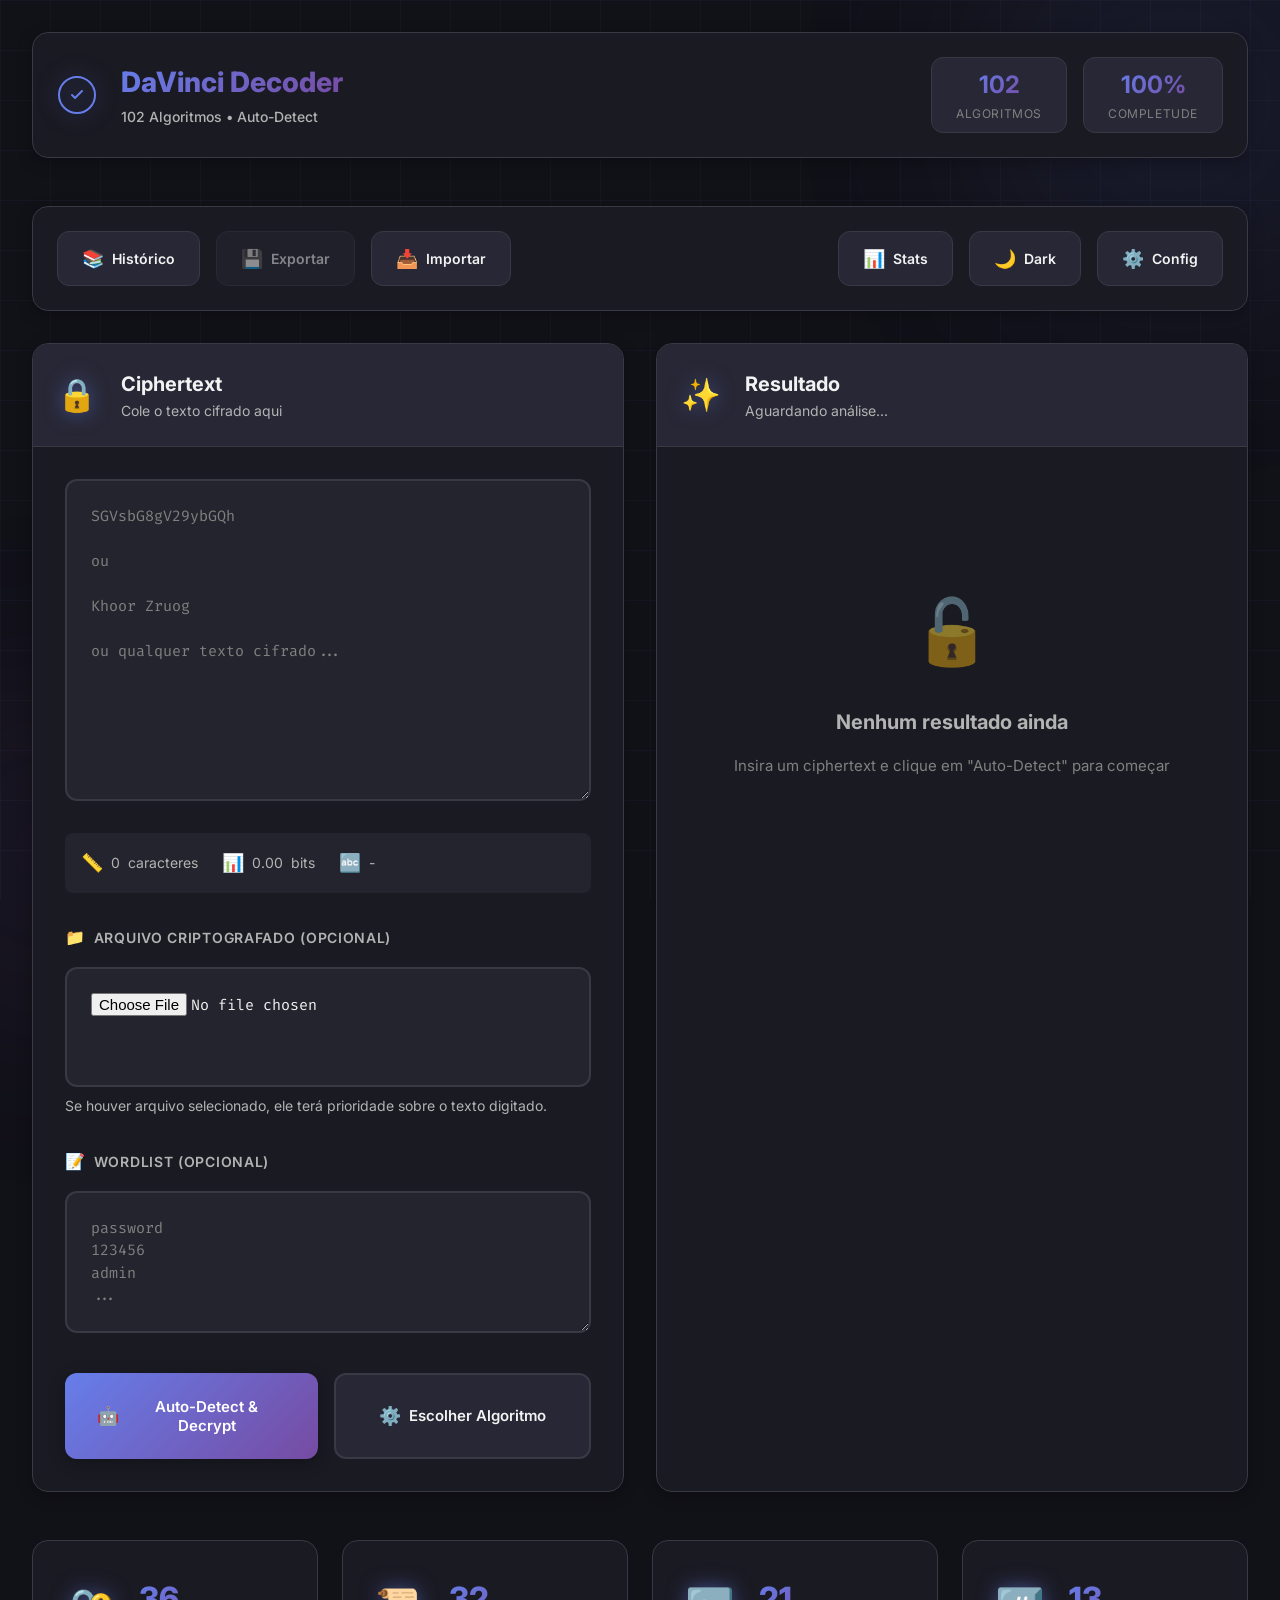
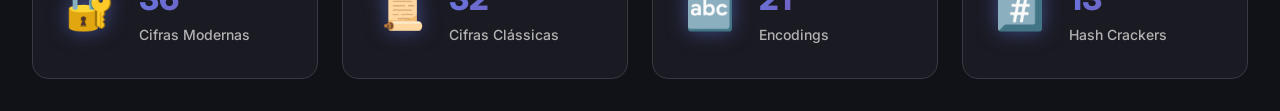
<file: frontend/index.html>
<!DOCTYPE html>
<html lang="pt-BR">

<head>
    <meta charset="UTF-8">
    <meta name="viewport" content="width=device-width, initial-scale=1.0">
    <meta name="description" content="DaVinci Decoder - Sistema Universal de Quebra de Cifras com 102 Algoritmos">
    <title>DaVinci Decoder | 102 Algoritmos de Criptografia</title>

    <!-- Google Fonts -->
    <link rel="preconnect" href="https://fonts.googleapis.com">
    <link rel="preconnect" href="https://fonts.gstatic.com" crossorigin>
    <link
        href="https://fonts.googleapis.com/css2?family=Inter:wght@300;400;500;600;700;800&family=Fira+Code:wght@400;500;600&display=swap"
        rel="stylesheet">

    <!-- Styles -->
    <link rel="stylesheet" href="css/styles.css">
    <link rel="stylesheet" href="css/enhancements.css">
    <link rel="stylesheet" href="css/advanced.css">
</head>

<body>
    <!-- Background Elements -->
    <div class="bg-grid"></div>
    <div class="bg-gradient-1"></div>
    <div class="bg-gradient-2"></div>

    <!-- Main Container -->
    <div class="container">

        <!-- Header -->
        <header class="header">
            <div class="logo">
                <svg width="40" height="40" viewBox="0 0 40 40" fill="none">
                    <circle cx="20" cy="20" r="18" stroke="url(#logoGradient)" stroke-width="2" />
                    <path d="M15 20L18 23L25 16" stroke="url(#logoGradient)" stroke-width="2" stroke-linecap="round"
                        stroke-linejoin="round" />
                    <defs>
                        <linearGradient id="logoGradient" x1="0" y1="0" x2="40" y2="40">
                            <stop offset="0%" stop-color="#667eea" />
                            <stop offset="100%" stop-color="#764ba2" />
                        </linearGradient>
                    </defs>
                </svg>
                <div class="logo-text">
                    <h1>DaVinci Decoder</h1>
                    <span class="subtitle">102 Algoritmos • Auto-Detect</span>
                </div>
            </div>

            <div class="header-stats">
                <div class="stat-pill">
                    <span class="stat-value" id="totalAlgorithms">102</span>
                    <span class="stat-label">Algoritmos</span>
                </div>
                <div class="stat-pill">
                    <span class="stat-value">100%</span>
                    <span class="stat-label">Completude</span>
                </div>
            </div>
        </header>

        <!-- Action Bar -->
        <div class="action-bar">
            <div class="action-group">
                <button class="action-btn" id="btnHistory" title="Ver Histórico">
                    <span>📚</span>
                    <span>Histórico</span>
                </button>
                <button class="action-btn" id="btnExport" title="Exportar Resultados" disabled>
                    <span>💾</span>
                    <span>Exportar</span>
                </button>
                <button class="action-btn" id="btnImport" title="Importar JSON">
                    <span>📥</span>
                    <span>Importar</span>
                </button>
            </div>
            <div class="action-group">
                <button class="action-btn" id="btnStats" title="Ver Estatísticas">
                    <span>📊</span>
                    <span>Stats</span>
                </button>
                <button class="action-btn" id="btnThemeToggle" title="Alternar Tema">
                    <span id="themeIcon">🌙</span>
                    <span id="themeText">Dark</span>
                </button>
                <button class="action-btn" id="btnConfig" title="Configurações">
                    <span>⚙️</span>
                    <span>Config</span>
                </button>
            </div>
        </div>

        <!-- Main Grid -->
        <div class="main-grid">

            <!-- Left Panel - Input -->
            <div class="panel panel-input">
                <div class="panel-header">
                    <div class="panel-icon">🔒</div>
                    <div>
                        <h2>Ciphertext</h2>
                        <p>Cole o texto cifrado aqui</p>
                    </div>
                </div>

                <div class="panel-content">
                    <textarea id="ciphertext" class="input-field"
                        placeholder="SGVsbG8gV29ybGQh&#10;&#10;ou&#10;&#10;Khoor Zruog&#10;&#10;ou qualquer texto cifrado..."
                        rows="12"></textarea>

                    <div class="input-stats" id="inputStats">
                        <div class="stat-item">
                            <span class="stat-icon">📏</span>
                            <span id="charCount">0</span> caracteres
                        </div>
                        <div class="stat-item">
                            <span class="stat-icon">📊</span>
                            <span id="entropy">0.00</span> bits
                        </div>
                        <div class="stat-item">
                            <span class="stat-icon">🔤</span>
                            <span id="charset">-</span>
                        </div>
                    </div>

                    <div class="wordlist-section">
                        <label class="label" for="cipherFile">
                            <span class="label-icon">📁</span>
                            Arquivo criptografado (opcional)
                        </label>
                        <input id="cipherFile" class="input-field-small" type="file"
                            accept=".txt,.log,.csv,.json,.xml,.enc,.cipher,.b64,.hex,.dat,.pem,.asc,text/plain">
                        <p id="fileStatus" style="margin-top: 0.5rem; color: var(--text-secondary); font-size: 0.875rem;">
                            Se houver arquivo selecionado, ele terá prioridade sobre o texto digitado.
                        </p>
                    </div>

                    <div class="wordlist-section">
                        <label class="label">
                            <span class="label-icon">📝</span>
                            Wordlist (opcional)
                        </label>
                        <textarea id="wordlist" class="input-field-small"
                            placeholder="password&#10;123456&#10;admin&#10;..." rows="4"></textarea>
                    </div>

                    <div class="button-group">
                        <button class="btn btn-primary" id="btnAutoDetect">
                            <span class="btn-icon">🤖</span>
                            Auto-Detect & Decrypt
                        </button>
                        <button class="btn btn-secondary" id="btnManual">
                            <span class="btn-icon">⚙️</span>
                            Escolher Algoritmo
                        </button>
                    </div>
                </div>
            </div>

            <!-- Right Panel - Output -->
            <div class="panel panel-output">
                <div class="panel-header">
                    <div class="panel-icon">✨</div>
                    <div>
                        <h2>Resultado</h2>
                        <p id="resultStatus">Aguardando análise...</p>
                    </div>
                </div>

                <div class="panel-content">
                    <div id="resultContainer" class="result-empty">
                        <div class="empty-state">
                            <div class="empty-icon">🔓</div>
                            <h3>Nenhum resultado ainda</h3>
                            <p>Insira um ciphertext e clique em "Auto-Detect" para começar</p>
                        </div>
                    </div>
                </div>
            </div>

        </div>

        <!-- Bottom Stats -->
        <div class="algorithm-categories">
            <div class="category-card">
                <div class="category-icon">🔐</div>
                <div class="category-info">
                    <div class="category-number">36</div>
                    <div class="category-label">Cifras Modernas</div>
                </div>
            </div>

            <div class="category-card">
                <div class="category-icon">📜</div>
                <div class="category-info">
                    <div class="category-number">32</div>
                    <div class="category-label">Cifras Clássicas</div>
                </div>
            </div>

            <div class="category-card">
                <div class="category-icon">🔤</div>
                <div class="category-info">
                    <div class="category-number">21</div>
                    <div class="category-label">Encodings</div>
                </div>
            </div>

            <div class="category-card">
                <div class="category-icon">#️⃣</div>
                <div class="category-info">
                    <div class="category-number">13</div>
                    <div class="category-label">Hash Crackers</div>
                </div>
            </div>
        </div>

    </div>

    <!-- Algorithm Selector Modal -->
    <div class="modal" id="algorithmModal">
        <div class="modal-overlay" id="modalOverlay"></div>
        <div class="modal-content">
            <div class="modal-header">
                <h2>Selecione o Algoritmo</h2>
                <button class="modal-close" id="modalClose">&times;</button>
            </div>
            <div class="modal-body">
                <input type="text" class="search-input" id="algorithmSearch" placeholder="🔍 Buscar algoritmo...">
                <div class="algorithm-list" id="algorithmList">
                    <!-- Populated by JS -->
                </div>
            </div>
        </div>
    </div>

    <!-- Loading Overlay -->
    <div class="loading-overlay" id="loadingOverlay">
        <div class="loading-spinner">
            <div class="spinner"></div>
            <p id="loadingText">Processando...</p>
        </div>
    </div>

    <!-- History Modal -->
    <div class="modal" id="historyModal">
        <div class="modal-overlay" id="historyOverlay"></div>
        <div class="modal-content">
            <div class="modal-header">
                <h2>📚 Histórico de Decifrações</h2>
                <button class="modal-close" id="historyClose">&times;</button>
            </div>
            <div class="modal-body">
                <div id="historyList" class="history-list">
                    <div class="empty-state">
                        <div class="empty-icon">📂</div>
                        <h3>Nenhum histórico ainda</h3>
                        <p>Suas decifrações aparecerão aqui</p>
                    </div>
                </div>
            </div>
        </div>
    </div>

    <!-- Config Modal -->
    <div class="modal" id="configModal">
        <div class="modal-overlay" id="configOverlay"></div>
        <div class="modal-content">
            <div class="modal-header">
                <h2>⚙️ Configurações</h2>
                <button class="modal-close" id="configClose">&times;</button>
            </div>
            <div class="modal-body">
                <div class="config-section">
                    <label class="label">
                        <span class="label-icon">🌐</span>
                        URL da API
                    </label>
                    <input type="text" id="configApiUrl" class="input-field-small" value="http://localhost:5000/api"
                        placeholder="http://localhost:5000/api" style="min-height: 40px;">
                    <p class="config-hint">Altere se a API estiver em outra porta ou servidor</p>

                    <button class="btn btn-primary" id="btnSaveConfig" style="margin-top: 1rem;">
                        <span class="btn-icon">💾</span>
                        Salvar Configurações
                    </button>
                </div>
            </div>
        </div>
    </div>

    <!-- Statistics Modal -->
    <div class="modal" id="statsModal">
        <div class="modal-overlay" id="statsOverlay"></div>
        <div class="modal-content">
            <div class="modal-header">
                <h2>📊 Estatísticas de Uso</h2>
                <button class="modal-close" id="statsClose">&times;</button>
            </div>
            <div class="modal-body">
                <div id="statsContent" class="stats-panel">
                    <!-- Populated by JS -->
                </div>
            </div>
        </div>
    </div>

    <!-- Scripts -->
    <script src="js/app.js"></script>
    <script src="js/features.js"></script>
    <script src="js/advanced-features.js"></script>
</body>

</html>
</file>
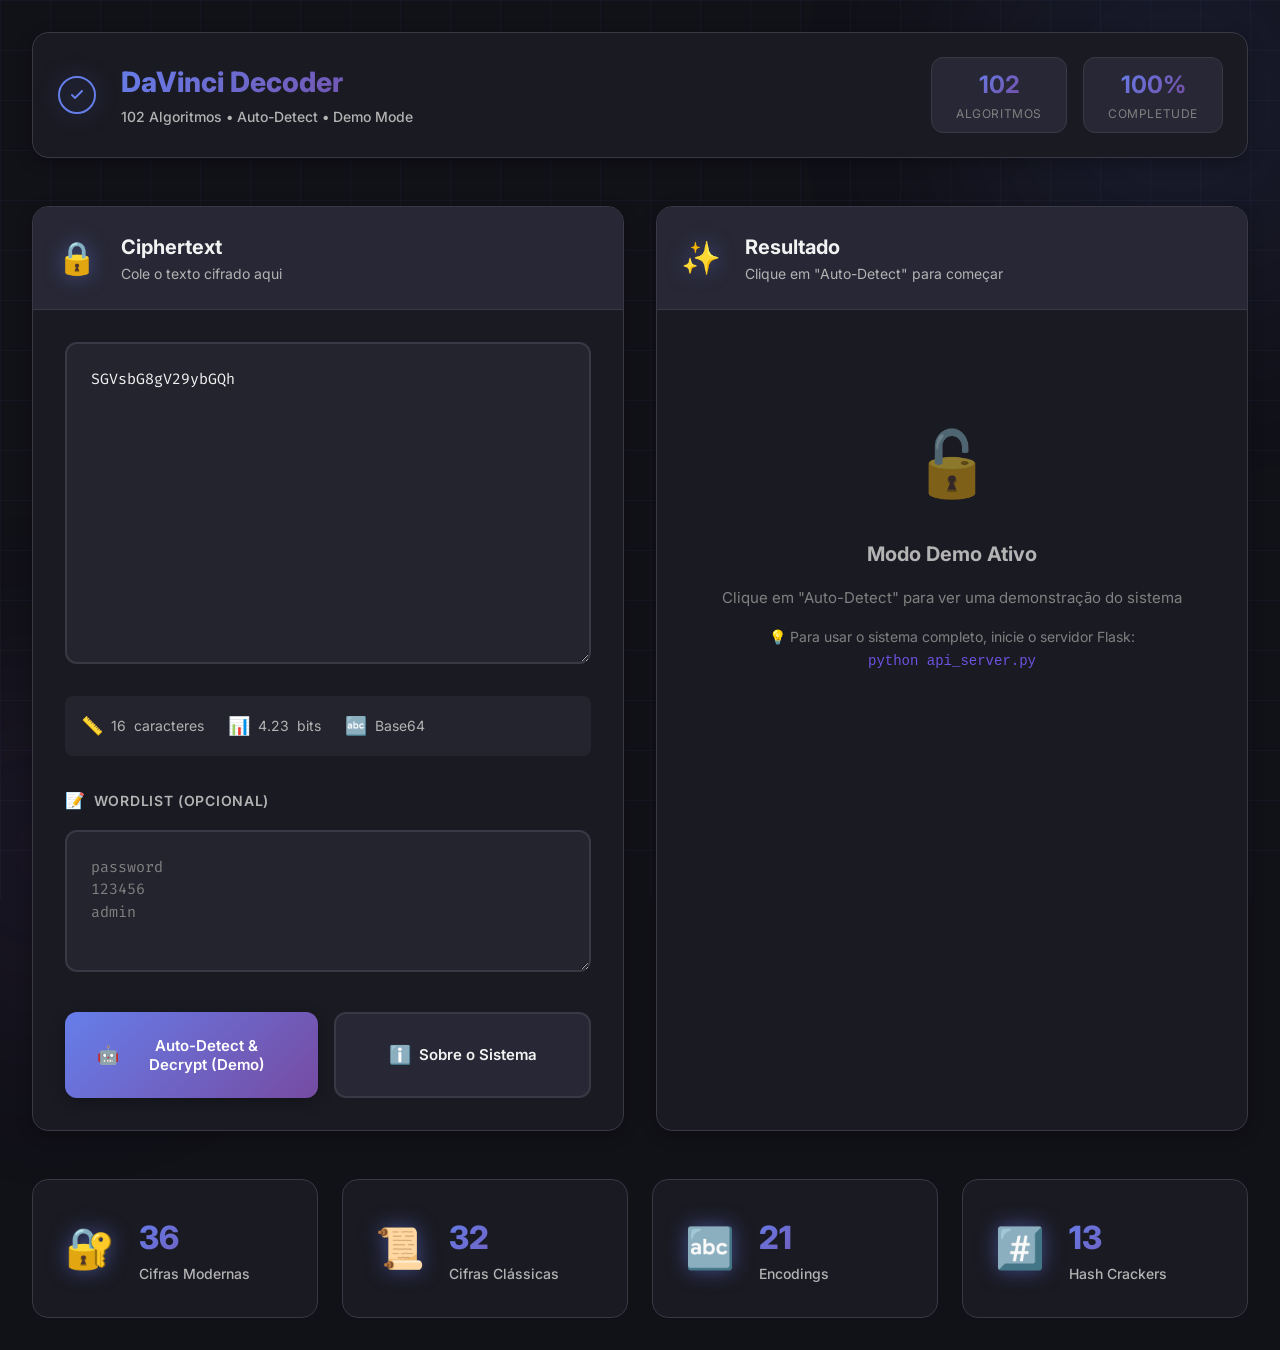
<file: frontend/demo.html>
<!DOCTYPE html>
<html lang="pt-BR">

<head>
    <meta charset="UTF-8">
    <meta name="viewport" content="width=device-width, initial-scale=1.0">
    <title>DaVinci Decoder - Demo</title>
    <link rel="preconnect" href="https://fonts.googleapis.com">
    <link rel="preconnect" href="https://fonts.gstatic.com" crossorigin>
    <link
        href="https://fonts.googleapis.com/css2?family=Inter:wght@300;400;500;600;700;800&family=Fira+Code:wght@400;500;600&display=swap"
        rel="stylesheet">
    <link rel="stylesheet" href="css/styles.css">
</head>

<body>
    <div class="bg-grid"></div>
    <div class="bg-gradient-1"></div>
    <div class="bg-gradient-2"></div>

    <div class="container">
        <header class="header">
            <div class="logo">
                <svg width="40" height="40" viewBox="0 0 40 40" fill="none">
                    <circle cx="20" cy="20" r="18" stroke="url(#logoGradient)" stroke-width="2" />
                    <path d="M15 20L18 23L25 16" stroke="url(#logoGradient)" stroke-width="2" stroke-linecap="round"
                        stroke-linejoin="round" />
                    <defs>
                        <linearGradient id="logoGradient" x1="0" y1="0" x2="40" y2="40">
                            <stop offset="0%" stop-color="#667eea" />
                            <stop offset="100%" stop-color="#764ba2" />
                        </linearGradient>
                    </defs>
                </svg>
                <div class="logo-text">
                    <h1>DaVinci Decoder</h1>
                    <span class="subtitle">102 Algoritmos • Auto-Detect • Demo Mode</span>
                </div>
            </div>

            <div class="header-stats">
                <div class="stat-pill">
                    <span class="stat-value">102</span>
                    <span class="stat-label">Algoritmos</span>
                </div>
                <div class="stat-pill">
                    <span class="stat-value">100%</span>
                    <span class="stat-label">Completude</span>
                </div>
            </div>
        </header>

        <div class="main-grid">
            <div class="panel panel-input">
                <div class="panel-header">
                    <div class="panel-icon">🔒</div>
                    <div>
                        <h2>Ciphertext</h2>
                        <p>Cole o texto cifrado aqui</p>
                    </div>
                </div>

                <div class="panel-content">
                    <textarea id="ciphertext" class="input-field"
                        placeholder="SGVsbG8gV29ybGQh&#10;&#10;ou&#10;&#10;Khoor Zruog"
                        rows="12">SGVsbG8gV29ybGQh</textarea>

                    <div class="input-stats">
                        <div class="stat-item">
                            <span class="stat-icon">📏</span>
                            <span id="charCount">16</span> caracteres
                        </div>
                        <div class="stat-item">
                            <span class="stat-icon">📊</span>
                            <span id="entropy">4.23</span> bits
                        </div>
                        <div class="stat-item">
                            <span class="stat-icon">🔤</span>
                            <span id="charset">Base64</span>
                        </div>
                    </div>

                    <div class="wordlist-section">
                        <label class="label">
                            <span class="label-icon">📝</span>
                            Wordlist (opcional)
                        </label>
                        <textarea id="wordlist" class="input-field-small" placeholder="password&#10;123456&#10;admin"
                            rows="4"></textarea>
                    </div>

                    <div class="button-group">
                        <button class="btn btn-primary" onclick="runDemo()">
                            <span class="btn-icon">🤖</span>
                            Auto-Detect & Decrypt (Demo)
                        </button>
                        <button class="btn btn-secondary" onclick="showInfo()">
                            <span class="btn-icon">ℹ️</span>
                            Sobre o Sistema
                        </button>
                    </div>
                </div>
            </div>

            <div class="panel panel-output">
                <div class="panel-header">
                    <div class="panel-icon">✨</div>
                    <div>
                        <h2>Resultado</h2>
                        <p id="resultStatus">Clique em "Auto-Detect" para começar</p>
                    </div>
                </div>

                <div class="panel-content">
                    <div id="resultContainer" class="result-empty">
                        <div class="empty-state">
                            <div class="empty-icon">🔓</div>
                            <h3>Modo Demo Ativo</h3>
                            <p>Clique em "Auto-Detect" para ver uma demonstração do sistema</p>
                            <p style="margin-top: 1rem; font-size: 0.875rem;">💡 Para usar o sistema completo, inicie o
                                servidor Flask:<br><code style="color: var(--primary);">python api_server.py</code></p>
                        </div>
                    </div>
                </div>
            </div>
        </div>

        <div class="algorithm-categories">
            <div class="category-card">
                <div class="category-icon">🔐</div>
                <div class="category-info">
                    <div class="category-number">36</div>
                    <div class="category-label">Cifras Modernas</div>
                </div>
            </div>

            <div class="category-card">
                <div class="category-icon">📜</div>
                <div class="category-info">
                    <div class="category-number">32</div>
                    <div class="category-label">Cifras Clássicas</div>
                </div>
            </div>

            <div class="category-card">
                <div class="category-icon">🔤</div>
                <div class="category-info">
                    <div class="category-number">21</div>
                    <div class="category-label">Encodings</div>
                </div>
            </div>

            <div class="category-card">
                <div class="category-icon">#️⃣</div>
                <div class="category-info">
                    <div class="category-number">13</div>
                    <div class="category-label">Hash Crackers</div>
                </div>
            </div>
        </div>
    </div>

    <script>
        // Demo Mode JavaScript
        function runDemo() {
            const resultContainer = document.getElementById('resultContainer');
            const resultStatus = document.getElementById('resultStatus');

            resultStatus.textContent = 'Processando...';
            resultContainer.innerHTML = '<div class="empty-state"><div class="empty-icon">⏳</div><h3>Analisando...</h3></div>';

            setTimeout(() => {
                resultStatus.textContent = '1 resultado encontrado';
                resultContainer.className = '';
                resultContainer.innerHTML = `
                    <div class="result-card success">
                        <div class="result-header">
                            <div class="result-algorithm">🏆 Base64 Encoding</div>
                            <div class="confidence-badge" style="background: #38ef7d">95% confiança</div>
                        </div>
                        <div class="result-plaintext">Hello World!</div>
                    </div>
                    
                    <div style="margin-top: 2rem; padding: 1.5rem; background: var(--bg-elevated); border: 1px solid var(--border-color); border-radius: var(--radius-md);">
                        <h3 style="margin-bottom: 1rem; color: var(--text-primary);">📊 Processo de Detecção:</h3>
                        <ol style="color: var(--text-secondary); line-height: 1.8;">
                            <li>✅ Análise de entropia: 4.23 bits (típico de Base64)</li>
                            <li>✅ Charset detectado: Caracteres A-Z, a-z, 0-9, +, /</li>
                            <li>✅ Tamanho múltiplo de 4 (requisito Base64)</li>
                            <li>✅ Decodificação bem-sucedida</li>
                            <li>✅ Plaintext contém 95% caracteres imprimíveis</li>
                        </ol>
                    </div>
                `;
            }, 800);
        }

        function showInfo() {
            const resultContainer = document.getElementById('resultContainer');
            const resultStatus = document.getElementById('resultStatus');

            resultStatus.textContent = 'Informações do Sistema';
            resultContainer.className = '';
            resultContainer.innerHTML = `
                <div style="padding: 2rem; background: var(--bg-elevated); border: 2px solid var(--primary); border-radius: var(--radius-lg);">
                    <h2 style="margin-bottom: 1.5rem; background: var(--gradient-primary); -webkit-background-clip: text; -webkit-text-fill-color: transparent;">
                        🏆 DaVinci Decoder v1.0.0
                    </h2>
                    
                    <div style="display: grid; gap: 1rem; margin-bottom: 1.5rem;">
                        <div style="padding: 1rem; background: var(--bg-tertiary); border-radius: var(--radius-sm);">
                            <strong style="color: var(--primary);">📦 Total:</strong> 102 algoritmos implementados
                        </div>
                        <div style="padding: 1rem; background: var(--bg-tertiary); border-radius: var(--radius-sm);">
                            <strong style="color: var(--primary);">✅ Completude:</strong> 100% da lista original + 1 bônus
                        </div>
                        <div style="padding: 1rem; background: var(--bg-tertiary); border-radius: var(--radius-sm);">
                            <strong style="color: var(--primary);">🤖 Auto-Detect:</strong> Sistema inteligente de detecção
                        </div>
                        <div style="padding: 1rem; background: var(--bg-tertiary); border-radius: var(--radius-sm);">
                            <strong style="color: var(--primary);">🔑 Key Derivation:</strong> 20-50 variações por senha
                        </div>
                    </div>
                    
                    <h3 style="margin-bottom: 1rem; color: var(--text-primary);">📋 Categorias:</h3>
                    <ul style="color: var(--text-secondary); line-height: 2;">
                        <li>🔐 36 Cifras Modernas (AES, DES, Blowfish, ChaCha20...)</li>
                        <li>📜 32 Cifras Clássicas (Caesar, Vigenère, Playfair...)</li>
                        <li>🔤 21 Encodings (Base64, Hex, Morse, Braille...)</li>
                        <li>#️⃣ 13 Hash Crackers (MD5, SHA*, Bcrypt...)</li>
                    </ul>
                    
                    <div style="margin-top: 1.5rem; padding: 1rem; background: var(--bg-tertiary); border-left: 4px solid var(--primary); border-radius: var(--radius-sm);">
                        <strong>💡 Para usar o sistema completo:</strong><br>
                        <code style="color: var(--primary);">1. pip install flask flask-cors</code><br>
                        <code style="color: var(--primary);">2. python api_server.py</code><br>
                        <code style="color: var(--text-secondary);">3. Acesse http://localhost:5000</code>
                    </div>
                </div>
            `;
        }

        // Auto-update stats
        document.getElementById('ciphertext').addEventListener('input', function () {
            const text = this.value;
            document.getElementById('charCount').textContent = text.length;

            // Simple entropy
            const freq = {};
            for (const c of text) {
                freq[c] = (freq[c] || 0) + 1;
            }
            let entropy = 0;
            for (const count of Object.values(freq)) {
                const p = count / text.length;
                entropy -= p * Math.log2(p || 1);
            }
            document.getElementById('entropy').textContent = entropy.toFixed(2);

            // Charset
            if (/^[A-Za-z0-9+/=]+$/.test(text) && text.length % 4 === 0) {
                document.getElementById('charset').textContent = 'Base64';
            } else if (/^[0-9A-Fa-f]+$/.test(text)) {
                document.getElementById('charset').textContent = 'Hexadecimal';
            } else if (/^[01]+$/.test(text)) {
                document.getElementById('charset').textContent = 'Binário';
            } else if (/[A-Za-z]/.test(text)) {
                document.getElementById('charset').textContent = 'Alfabético';
            } else {
                document.getElementById('charset').textContent = 'Misto';
            }
        });

        console.log('🎉 DaVinci Decoder Demo Mode');
        console.log('💡 Execute runDemo() para demonstração');
        console.log('ℹ️  Execute showInfo() para informações');
    </script>
</body>

</html>
</file>
<file: frontend/css/styles.css>
/* ============================================
   DaVinci Decoder - Premium Design System
   ============================================ */

/* === CSS Variables === */
:root {
    /* Colors - Vibrant Purple/Blue Palette */
    --primary: hsl(252, 70%, 60%);
    --primary-dark: hsl(252, 70%, 50%);
    --primary-light: hsl(252, 70%, 70%);
    --secondary: hsl(280, 60%, 55%);
    --accent: hsl(200, 100%, 60%);

    /* Gradients */
    --gradient-primary: linear-gradient(135deg, #667eea 0%, #764ba2 100%);
    --gradient-success: linear-gradient(135deg, #11998e 0%, #38ef7d 100%);
    --gradient-danger: linear-gradient(135deg, #ee0979 0%, #ff6a00 100%);
    --gradient-overlay: linear-gradient(180deg, rgba(102, 126, 234, 0.1) 0%, rgba(118, 75, 162, 0.1) 100%);

    /* Dark Theme */
    --bg-primary: hsl(240, 18%, 8%);
    --bg-secondary: hsl(240, 15%, 12%);
    --bg-tertiary: hsl(240, 12%, 16%);
    --bg-elevated: hsl(240, 15%, 18%);

    /* Text */
    --text-primary: hsl(0, 0%, 95%);
    --text-secondary: hsl(0, 0%, 70%);
    --text-muted: hsl(0, 0%, 50%);

    /* Borders */
    --border-color: hsl(240, 10%, 25%);
    --border-hover: hsl(252, 70%, 60%);

    /* Shadows */
    --shadow-sm: 0 2px 8px rgba(0, 0, 0, 0.2);
    --shadow-md: 0 4px 16px rgba(0, 0, 0, 0.3);
    --shadow-lg: 0 8px 32px rgba(0, 0, 0, 0.4);
    --shadow-xl: 0 16px 48px rgba(0, 0, 0, 0.5);
    --shadow-glow: 0 0 30px rgba(102, 126, 234, 0.3);

    /* Spacing */
    --space-xs: 0.5rem;
    --space-sm: 1rem;
    --space-md: 1.5rem;
    --space-lg: 2rem;
    --space-xl: 3rem;

    /* Border Radius */
    --radius-sm: 8px;
    --radius-md: 12px;
    --radius-lg: 16px;
    --radius-xl: 24px;

    /* Typography */
    --font-primary: 'Inter', -apple-system, BlinkMacSystemFont, 'Segoe UI', sans-serif;
    --font-mono: 'Fira Code', 'Courier New', monospace;

    /* Transitions */
    --transition-fast: 150ms cubic-bezier(0.4, 0, 0.2, 1);
    --transition-base: 250ms cubic-bezier(0.4, 0, 0.2, 1);
    --transition-slow: 350ms cubic-bezier(0.4, 0, 0.2, 1);
}

/* === Reset & Base === */
* {
    margin: 0;
    padding: 0;
    box-sizing: border-box;
}

html {
    font-size: 16px;
    scroll-behavior: smooth;
}

body {
    font-family: var(--font-primary);
    background: var(--bg-primary);
    color: var(--text-primary);
    line-height: 1.6;
    overflow-x: hidden;
    min-height: 100vh;
}

/* === Background Elements === */
.bg-grid {
    position: fixed;
    top: 0;
    left: 0;
    width: 100%;
    height: 100%;
    background-image:
        linear-gradient(rgba(102, 126, 234, 0.05) 1px, transparent 1px),
        linear-gradient(90deg, rgba(102, 126, 234, 0.05) 1px, transparent 1px);
    background-size: 50px 50px;
    pointer-events: none;
    z-index: 0;
}

.bg-gradient-1,
.bg-gradient-2 {
    position: fixed;
    border-radius: 50%;
    filter: blur(100px);
    opacity: 0.15;
    pointer-events: none;
    z-index: 0;
}

.bg-gradient-1 {
    top: -200px;
    right: -200px;
    width: 600px;
    height: 600px;
    background: radial-gradient(circle, #667eea 0%, transparent 70%);
    animation: float 20s ease-in-out infinite;
}

.bg-gradient-2 {
    bottom: -200px;
    left: -200px;
    width: 500px;
    height: 500px;
    background: radial-gradient(circle, #764ba2 0%, transparent 70%);
    animation: float 15s ease-in-out infinite reverse;
}

@keyframes float {

    0%,
    100% {
        transform: translate(0, 0) rotate(0deg);
    }

    33% {
        transform: translate(30px, -30px) rotate(120deg);
    }

    66% {
        transform: translate(-20px, 20px) rotate(240deg);
    }
}

/* === Container === */
.container {
    position: relative;
    z-index: 1;
    max-width: 1400px;
    margin: 0 auto;
    padding: var(--space-lg);
}

/* === Header === */
.header {
    display: flex;
    justify-content: space-between;
    align-items: center;
    margin-bottom: var(--space-xl);
    padding: var(--space-md);
    background: var(--bg-secondary);
    border: 1px solid var(--border-color);
    border-radius: var(--radius-lg);
    box-shadow: var(--shadow-md);
    backdrop-filter: blur(10px);
}

.logo {
    display: flex;
    align-items: center;
    gap: var(--space-md);
}

.logo svg {
    filter: drop-shadow(0 0 10px rgba(102, 126, 234, 0.5));
    animation: pulse 2s ease-in-out infinite;
}

@keyframes pulse {

    0%,
    100% {
        filter: drop-shadow(0 0 10px rgba(102, 126, 234, 0.5));
    }

    50% {
        filter: drop-shadow(0 0 20px rgba(102, 126, 234, 0.8));
    }
}

.logo-text h1 {
    font-size: 1.75rem;
    font-weight: 800;
    background: var(--gradient-primary);
    -webkit-background-clip: text;
    -webkit-text-fill-color: transparent;
    background-clip: text;
}

.logo-text .subtitle {
    font-size: 0.875rem;
    color: var(--text-secondary);
    font-weight: 500;
}

.header-stats {
    display: flex;
    gap: var(--space-sm);
}

.stat-pill {
    display: flex;
    flex-direction: column;
    align-items: center;
    padding: var(--space-xs) var(--space-md);
    background: var(--bg-elevated);
    border: 1px solid var(--border-color);
    border-radius: var(--radius-md);
    transition: all var(--transition-base);
}

.stat-pill:hover {
    border-color: var(--primary);
    box-shadow: var(--shadow-glow);
    transform: translateY(-2px);
}

.stat-value {
    font-size: 1.5rem;
    font-weight: 700;
    background: var(--gradient-primary);
    -webkit-background-clip: text;
    -webkit-text-fill-color: transparent;
    background-clip: text;
}

.stat-label {
    font-size: 0.75rem;
    color: var(--text-muted);
    text-transform: uppercase;
    letter-spacing: 0.05em;
}

/* === Main Grid === */
.main-grid {
    display: grid;
    grid-template-columns: 1fr 1fr;
    gap: var(--space-lg);
    margin-bottom: var(--space-xl);
}

@media (max-width: 1024px) {
    .main-grid {
        grid-template-columns: 1fr;
    }
}

/* === Panels === */
.panel {
    background: var(--bg-secondary);
    border: 1px solid var(--border-color);
    border-radius: var(--radius-lg);
    box-shadow: var(--shadow-md);
    overflow: hidden;
    transition: all var(--transition-base);
}

.panel:hover {
    border-color: var(--primary);
    box-shadow: var(--shadow-lg);
}

.panel-header {
    display: flex;
    align-items: center;
    gap: var(--space-md);
    padding: var(--space-md);
    background: var(--bg-elevated);
    border-bottom: 1px solid var(--border-color);
}

.panel-icon {
    font-size: 2rem;
    filter: drop-shadow(0 0 10px rgba(102, 126, 234, 0.5));
}

.panel-header h2 {
    font-size: 1.25rem;
    font-weight: 700;
    color: var(--text-primary);
}

.panel-header p {
    font-size: 0.875rem;
    color: var(--text-secondary);
    margin: 0;
}

.panel-content {
    padding: var(--space-lg);
}

/* === Input Fields === */
.input-field,
.input-field-small {
    width: 100%;
    padding: var(--space-md);
    background: var(--bg-tertiary);
    border: 2px solid var(--border-color);
    border-radius: var(--radius-md);
    color: var(--text-primary);
    font-family: var(--font-mono);
    font-size: 0.9375rem;
    line-height: 1.5;
    resize: vertical;
    transition: all var(--transition-base);
}

.input-field {
    min-height: 300px;
}

.input-field-small {
    min-height: 120px;
}

.input-field:focus,
.input-field-small:focus {
    outline: none;
    border-color: var(--primary);
    box-shadow: 0 0 0 3px rgba(102, 126, 234, 0.1), var(--shadow-glow);
}

.input-field::placeholder,
.input-field-small::placeholder {
    color: var(--text-muted);
}

/* === Input Stats === */
.input-stats {
    display: flex;
    gap: var(--space-md);
    margin-top: var(--space-md);
    padding: var(--space-sm);
    background: var(--bg-tertiary);
    border-radius: var(--radius-sm);
}

.stat-item {
    display: flex;
    align-items: center;
    gap: var(--space-xs);
    font-size: 0.875rem;
    color: var(--text-secondary);
}

.stat-icon {
    font-size: 1.125rem;
}

/* === Labels === */
.label {
    display: flex;
    align-items: center;
    gap: var(--space-xs);
    margin-bottom: var(--space-sm);
    font-size: 0.875rem;
    font-weight: 600;
    color: var(--text-secondary);
    text-transform: uppercase;
    letter-spacing: 0.05em;
}

.label-icon {
    font-size: 1rem;
}

.wordlist-section {
    margin-top: var(--space-lg);
}

/* === Buttons === */
.button-group {
    display: flex;
    gap: var(--space-sm);
    margin-top: var(--space-lg);
}

.btn {
    flex: 1;
    display: flex;
    align-items: center;
    justify-content: center;
    gap: var(--space-xs);
    padding: var(--space-md) var(--space-lg);
    border: none;
    border-radius: var(--radius-md);
    font-family: var(--font-primary);
    font-size: 0.9375rem;
    font-weight: 600;
    cursor: pointer;
    transition: all var(--transition-base);
    position: relative;
    overflow: hidden;
}

.btn::before {
    content: '';
    position: absolute;
    top: 50%;
    left: 50%;
    width: 0;
    height: 0;
    border-radius: 50%;
    background: rgba(255, 255, 255, 0.1);
    transform: translate(-50%, -50%);
    transition: width 0.6s, height 0.6s;
}

.btn:hover::before {
    width: 300px;
    height: 300px;
}

.btn-primary {
    background: var(--gradient-primary);
    color: white;
    box-shadow: var(--shadow-md);
}

.btn-primary:hover {
    transform: translateY(-2px);
    box-shadow: var(--shadow-lg), var(--shadow-glow);
}

.btn-secondary {
    background: var(--bg-elevated);
    color: var(--text-primary);
    border: 2px solid var(--border-color);
}

.btn-secondary:hover {
    border-color: var(--primary);
    background: var(--bg-tertiary);
}

.btn-icon {
    font-size: 1.125rem;
}

/* === Result Container === */
.result-empty {
    min-height: 400px;
    display: flex;
    align-items: center;
    justify-content: center;
}

.empty-state {
    text-align: center;
    color: var(--text-muted);
}

.empty-icon {
    font-size: 4rem;
    margin-bottom: var(--space-md);
    opacity: 0.5;
}

.empty-state h3 {
    font-size: 1.25rem;
    margin-bottom: var(--space-sm);
    color: var(--text-secondary);
}

.empty-state p {
    font-size: 0.9375rem;
}

/* === Result Cards === */
.result-card {
    padding: var(--space-lg);
    background: var(--bg-elevated);
    border: 2px solid var(--border-color);
    border-radius: var(--radius-lg);
    margin-bottom: var(--space-md);
    animation: slideIn 0.3s ease-out;
}

@keyframes slideIn {
    from {
        opacity: 0;
        transform: translateY(20px);
    }

    to {
        opacity: 1;
        transform: translateY(0);
    }
}

.result-card.success {
    border-color: #38ef7d;
    box-shadow: 0 0 20px rgba(56, 239, 125, 0.2);
}

.result-header {
    display: flex;
    justify-content: space-between;
    align-items: center;
    margin-bottom: var(--space-md);
}

.result-algorithm {
    font-size: 1.125rem;
    font-weight: 700;
    color: var(--text-primary);
}

.confidence-badge {
    padding: var(--space-xs) var(--space-md);
    background: var(--gradient-success);
    border-radius: var(--radius-sm);
    font-size: 0.875rem;
    font-weight: 700;
    color: white;
}

.result-plaintext {
    padding: var(--space-md);
    background: var(--bg-tertiary);
    border-radius: var(--radius-sm);
    font-family: var(--font-mono);
    font-size: 0.9375rem;
    line-height: 1.6;
    color: var(--text-primary);
    word-wrap: break-word;
}

/* === Category Cards === */
.algorithm-categories {
    display: grid;
    grid-template-columns: repeat(4, 1fr);
    gap: var(--space-md);
}

@media (max-width: 768px) {
    .algorithm-categories {
        grid-template-columns: repeat(2, 1fr);
    }
}

.category-card {
    display: flex;
    align-items: center;
    gap: var(--space-md);
    padding: var(--space-lg);
    background: var(--bg-secondary);
    border: 1px solid var(--border-color);
    border-radius: var(--radius-lg);
    transition: all var(--transition-base);
}

.category-card:hover {
    border-color: var(--primary);
    transform: translateY(-4px);
    box-shadow: var(--shadow-lg);
}

.category-icon {
    font-size: 2.5rem;
    filter: drop-shadow(0 0 10px rgba(102, 126, 234, 0.5));
}

.category-number {
    font-size: 2rem;
    font-weight: 800;
    background: var(--gradient-primary);
    -webkit-background-clip: text;
    -webkit-text-fill-color: transparent;
    background-clip: text;
}

.category-label {
    font-size: 0.875rem;
    color: var(--text-secondary);
    font-weight: 500;
}

/* === Modal === */
.modal {
    display: none;
    position: fixed;
    top: 0;
    left: 0;
    width: 100%;
    height: 100%;
    z-index: 1000;
}

.modal.active {
    display: flex;
    align-items: center;
    justify-content: center;
}

.modal-overlay {
    position: absolute;
    top: 0;
    left: 0;
    width: 100%;
    height: 100%;
    background: rgba(0, 0, 0, 0.8);
    backdrop-filter: blur(5px);
}

.modal-content {
    position: relative;
    z-index: 1001;
    width: 90%;
    max-width: 800px;
    max-height: 80vh;
    background: var(--bg-secondary);
    border: 1px solid var(--border-color);
    border-radius: var(--radius-lg);
    box-shadow: var(--shadow-xl);
    overflow: hidden;
    animation: modalSlideIn 0.3s ease-out;
}

@keyframes modalSlideIn {
    from {
        opacity: 0;
        transform: scale(0.9);
    }

    to {
        opacity: 1;
        transform: scale(1);
    }
}

.modal-header {
    display: flex;
    justify-content: space-between;
    align-items: center;
    padding: var(--space-lg);
    background: var(--bg-elevated);
    border-bottom: 1px solid var(--border-color);
}

.modal-close {
    width: 40px;
    height: 40px;
    display: flex;
    align-items: center;
    justify-content: center;
    background: none;
    border: none;
    font-size: 2rem;
    color: var(--text-secondary);
    cursor: pointer;
    border-radius: var(--radius-sm);
    transition: all var(--transition-fast);
}

.modal-close:hover {
    background: var(--bg-tertiary);
    color: var(--text-primary);
}

.modal-body {
    padding: var(--space-lg);
    max-height: calc(80vh - 100px);
    overflow-y: auto;
}

.search-input {
    width: 100%;
    padding: var(--space-md);
    background: var(--bg-tertiary);
    border: 2px solid var(--border-color);
    border-radius: var(--radius-md);
    color: var(--text-primary);
    font-family: var(--font-primary);
    font-size: 0.9375rem;
    margin-bottom: var(--space-md);
}

.search-input:focus {
    outline: none;
    border-color: var(--primary);
}

.algorithm-list {
    display: grid;
    gap: var(--space-sm);
}

.algorithm-item {
    padding: var(--space-md);
    background: var(--bg-elevated);
    border: 1px solid var(--border-color);
    border-radius: var(--radius-md);
    cursor: pointer;
    transition: all var(--transition-base);
}

.algorithm-item:hover {
    border-color: var(--primary);
    background: var(--bg-tertiary);
    transform: translateX(4px);
}

/* === Loading Overlay === */
.loading-overlay {
    display: none;
    position: fixed;
    top: 0;
    left: 0;
    width: 100%;
    height: 100%;
    background: rgba(0, 0, 0, 0.9);
    backdrop-filter: blur(10px);
    z-index: 2000;
}

.loading-overlay.active {
    display: flex;
    align-items: center;
    justify-content: center;
}

.loading-spinner {
    text-align: center;
}

.spinner {
    width: 60px;
    height: 60px;
    margin: 0 auto var(--space-lg);
    border: 4px solid var(--border-color);
    border-top-color: var(--primary);
    border-radius: 50%;
    animation: spin 0.8s linear infinite;
}

@keyframes spin {
    to {
        transform: rotate(360deg);
    }
}

#loadingText {
    font-size: 1.125rem;
    color: var(--text-secondary);
}
</file>
<file: frontend/css/enhancements.css>
/* === Action Bar === */
.action-bar {
    display: flex;
    justify-content: space-between;
    align-items: center;
    margin-bottom: var(--space-lg);
    padding: var(--space-md);
    background: var(--bg-secondary);
    border: 1px solid var(--border-color);
    border-radius: var(--radius-lg);
    box-shadow: var(--shadow-md);
}

.action-group {
    display: flex;
    gap: var(--space-sm);
}

.action-btn {
    display: flex;
    align-items: center;
    gap: var(--space-xs);
    padding: var(--space-sm) var(--space-md);
    background: var(--bg-elevated);
    border: 1px solid var(--border-color);
    border-radius: var(--radius-md);
    color: var(--text-primary);
    font-family: var(--font-primary);
    font-size: 0.875rem;
    font-weight: 600;
    cursor: pointer;
    transition: all var(--transition-base);
}

.action-btn:hover:not(:disabled) {
    border-color: var(--primary);
    background: var(--bg-tertiary);
    transform: translateY(-2px);
}

.action-btn:disabled {
    opacity: 0.5;
    cursor: not-allowed;
}

.action-btn span:first-child {
    font-size: 1.125rem;
}

/* === History Cards === */
.history-list {
    display: grid;
    gap: var(--space-md);
}

.history-card {
    padding: var(--space-md);
    background: var(--bg-elevated);
    border: 1px solid var(--border-color);
    border-radius: var(--radius-md);
    transition: all var(--transition-base);
}

.history-card:hover {
    border-color: var(--primary);
    transform: translateY(-2px);
}

.history-header {
    display: flex;
    justify-content: space-between;
    align-items: center;
    margin-bottom: var(--space-sm);
}

.history-time {
    font-size: 0.75rem;
    color: var(--text-muted);
}

.history-delete {
    background: none;
    border: none;
    font-size: 1.25rem;
    cursor: pointer;
    padding: var(--space-xs);
    border-radius: var(--radius-sm);
    transition: all var(--transition-fast);
}

.history-delete:hover {
    background: var(--bg-tertiary);
    transform: scale(1.1);
}

.history-ciphertext {
    font-family: var(--font-mono);
    font-size: 0.875rem;
    color: var(--text-secondary);
    margin-bottom: var(--space-sm);
    white-space: nowrap;
    overflow: hidden;
    text-overflow: ellipsis;
}

.history-results {
    font-size: 0.875rem;
    color: var(--text-muted);
    margin-bottom: var(--space-sm);
}

.history-load {
    width: 100%;
}

/* === Config Section === */
.config-section {
    padding: var(--space-md) 0;
}

.config-hint {
    font-size: 0.75rem;
    color: var(--text-muted);
    margin-top: var(--space-xs);
    font-style: italic;
}

/* === Light Theme === */
body[data-theme="light"] {
    --bg-primary: hsl(0, 0%, 98%);
    --bg-secondary: hsl(0, 0%, 100%);
    --bg-tertiary: hsl(0, 0%, 96%);
    --bg-elevated: hsl(0, 0%, 100%);

    --text-primary: hsl(0, 0%, 10%);
    --text-secondary: hsl(0, 0%, 30%);
    --text-muted: hsl(0, 0%, 50%);

    --border-color: hsl(240, 10%, 85%);

    --shadow-sm: 0 2px 8px rgba(0, 0, 0, 0.08);
    --shadow-md: 0 4px 16px rgba(0, 0, 0, 0.12);
    --shadow-lg: 0 8px 32px rgba(0, 0, 0, 0.16);
    --shadow-xl: 0 16px 48px rgba(0, 0, 0, 0.2);
}

body[data-theme="light"] .bg-grid {
    background-image:
        linear-gradient(rgba(102, 126, 234, 0.08) 1px, transparent 1px),
        linear-gradient(90deg, rgba(102, 126, 234, 0.08) 1px, transparent 1px);
}

body[data-theme="light"] .input-field,
body[data-theme="light"] .input-field-small {
    background: hsl(0, 0%, 98%);
}

body[data-theme="light"] .input-field::placeholder,
body[data-theme="light"] .input-field-small::placeholder {
    color: hsl(0, 0%, 60%);
}
</file>
<file: frontend/css/advanced.css>
/* === Advanced Features CSS === */

/* Progress Bar */
.progress-bar-container {
    margin-top: var(--space-md);
    text-align: center;
}

.progress-bar {
    width: 100%;
    height: 8px;
    background: var(--bg-tertiary);
    border-radius: 4px;
    overflow: hidden;
    margin-bottom: var(--space-sm);
}

.progress-fill {
    height: 100%;
    background: var(--gradient-primary);
    width: 0%;
    transition: width 0.3s ease;
}

.progress-text {
    font-size: 0.875rem;
    color: var(--text-secondary);
}

/* History Filters */
.history-filters {
    display: grid;
    gap: var(--space-sm);
    padding: var(--space-md);
    background: var(--bg-elevated);
    border-radius: var(--radius-md);
    margin-bottom: var(--space-md);
}

.filter-input,
.filter-select {
    width: 100%;
    padding: var(--space-sm);
    background: var(--bg-tertiary);
    border: 1px solid var(--border-color);
    border-radius: var(--radius-sm);
    color: var(--text-primary);
    font-family: var(--font-primary);
    font-size: 0.875rem;
}

.filter-input:focus,
.filter-select:focus {
    outline: none;
    border-color: var(--primary);
}

.filter-slider {
    display: flex;
    flex-direction: column;
    gap: var(--space-xs);
}

.filter-slider label {
    font-size: 0.875rem;
    color: var(--text-secondary);
}

.confidence-slider {
    width: 100%;
    height: 6px;
    -webkit-appearance: none;
    appearance: none;
    background: var(--bg-tertiary);
    border-radius: 3px;
    outline: none;
}

.confidence-slider::-webkit-slider-thumb {
    -webkit-appearance: none;
    appearance: none;
    width: 18px;
    height: 18px;
    background: var(--primary);
    border-radius: 50%;
    cursor: pointer;
}

.confidence-slider::-moz-range-thumb {
    width: 18px;
    height: 18px;
    background: var(--primary);
    border-radius: 50%;
    cursor: pointer;
    border: none;
}

.history-results {
    margin-top: var(--space-md);
}

/* Statistics Panel */
.stats-panel {
    padding: var(--space-md);
}

.stats-panel h3 {
    margin-bottom: var(--space-md);
    color: var(--text-primary);
}

.stats-panel h4 {
    color: var(--text-secondary);
    font-size: 0.875rem;
    text-transform: uppercase;
    letter-spacing: 0.05em;
}

.stat-row {
    display: flex;
    justify-content: space-between;
    padding: var(--space-sm) 0;
    border-bottom: 1px solid var(--border-color);
}

.stat-row span {
    color: var(--text-secondary);
}

.stat-row strong {
    color: var(--text-primary);
    font-weight: 700;
}

.algorithm-stats {
    display: grid;
    gap: var(--space-xs);
    margin-top: var(--space-sm);
}

.algo-stat {
    display: flex;
    justify-content: space-between;
    padding: var(--space-sm);
    background: var(--bg-elevated);
    border-radius: var(--radius-sm);
}

.algo-count {
    font-weight: 700;
    color: var(--primary);
}

/* Toast Notifications */
.toast {
    position: fixed;
    bottom: -100px;
    left: 50%;
    transform: translateX(-50%);
    background: var(--bg-elevated);
    border: 1px solid var(--border-color);
    border-radius: var(--radius-md);
    padding: var(--space-md) var(--space-lg);
    box-shadow: var(--shadow-lg);
    z-index: 3000;
    transition: bottom 0.3s ease;
    font-weight: 600;
    color: var(--text-primary);
}

.toast.show {
    bottom: var(--space-lg);
}

/* Copy Button in Results */
.result-card .copy-btn {
    display: inline-flex;
    align-items: center;
    gap: var(--space-xs);
    padding: var(--space-xs) var(--space-sm);
    background: var(--bg-tertiary);
    border: 1px solid var(--border-color);
    border-radius: var(--radius-sm);
    color: var(--text-secondary);
    font-size: 0.75rem;
    cursor: pointer;
    transition: all var(--transition-fast);
    margin-left: var(--space-sm);
}

.result-card .copy-btn:hover {
    border-color: var(--primary);
    color: var(--text-primary);
    background: var(--bg-elevated);
}
</file>
